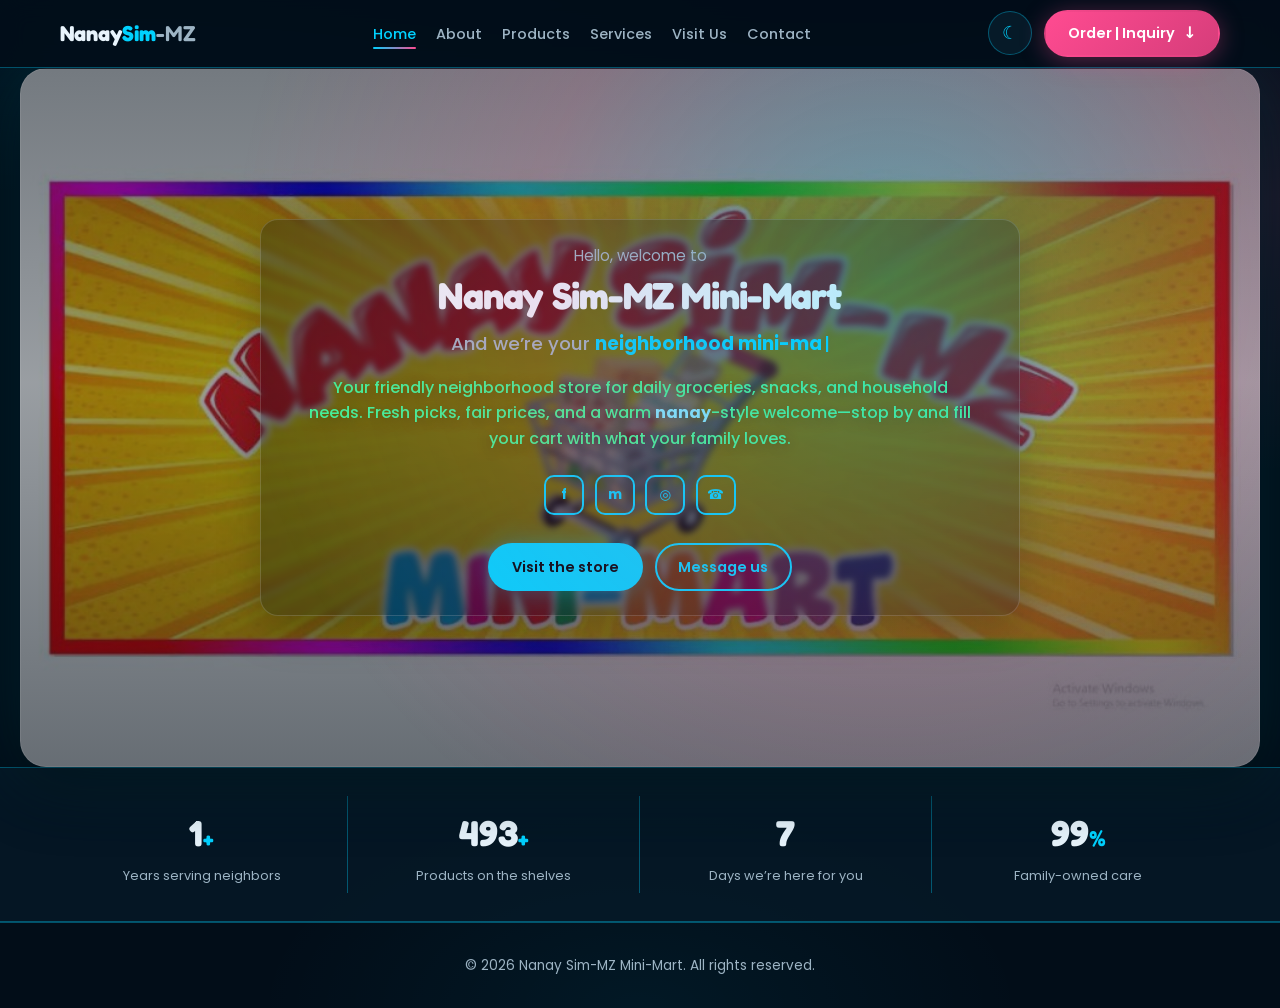
<file: index.html>
<!DOCTYPE html>
<html lang="en">
  <head>
    <meta charset="UTF-8" />
    <meta name="viewport" content="width=device-width, initial-scale=1.0" />
    <title>Nanay Sim-MZ Mini-Mart</title>
    <meta http-equiv="refresh" content="0; url=home.html" />
    <script>
      window.location.replace("home.html");
    </script>
  </head>
  <body>
    <p><a href="home.html">Continue to Nanay Sim-MZ Mini-Mart</a></p>
  </body>
</html>
</file>
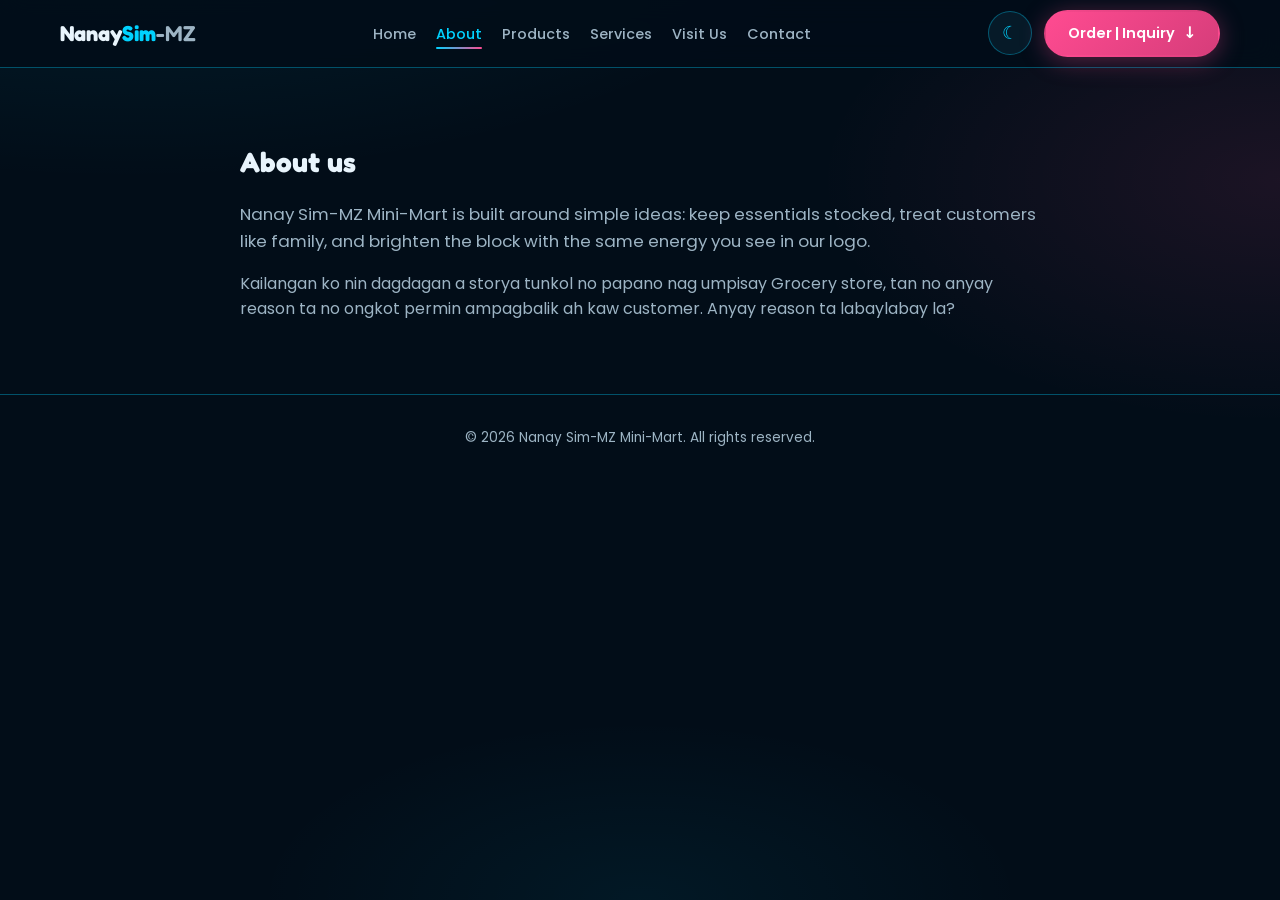
<file: about.html>
<!DOCTYPE html>
<html lang="en">
  <head>
    <meta charset="UTF-8" />
    <meta name="viewport" content="width=device-width, initial-scale=1.0" />
    <title>About — Nanay Sim-MZ Mini-Mart</title>
    <link rel="preconnect" href="https://fonts.googleapis.com" />
    <link rel="preconnect" href="https://fonts.gstatic.com" crossorigin />
    <link
      href="https://fonts.googleapis.com/css2?family=Fredoka:wght@400;600;700&family=Poppins:wght@400;500;600;700&display=swap"
      rel="stylesheet"
    />
    <link rel="stylesheet" href="styles.css" />
  </head>
  <body data-active-nav="about">
    <a class="skip-link" href="#main">Skip to content</a>

    <header class="site-header" id="top">
      <div class="header-inner">
        <a class="logo" href="home.html" aria-label="Nanay Sim-MZ Mini-Mart home">
          <span class="logo__nanay">Nanay</span><span class="logo__sim">Sim</span
          ><span class="logo__rest">-MZ</span>
        </a>

        <button
          type="button"
          class="nav-toggle"
          aria-expanded="false"
          aria-controls="site-nav"
          aria-label="Open menu"
        >
          <span class="nav-toggle__bar" aria-hidden="true"></span>
          <span class="nav-toggle__bar" aria-hidden="true"></span>
          <span class="nav-toggle__bar" aria-hidden="true"></span>
        </button>

        <nav class="nav" id="site-nav" aria-label="Primary">
          <ul class="nav__list">
            <li><a class="nav__link" href="home.html">Home</a></li>
            <li><a class="nav__link" href="about.html">About</a></li>
            <li><a class="nav__link" href="products.html">Products</a></li>
            <li><a class="nav__link" href="services.html">Services</a></li>
            <li><a class="nav__link" href="visit.html">Visit Us</a></li>
            <li><a class="nav__link" href="contact.html">Contact</a></li>
          </ul>
        </nav>

        <div class="header-actions">
          <button
            type="button"
            class="theme-toggle"
            id="theme-toggle"
            aria-pressed="false"
            aria-label="Toggle light mode"
            title="Toggle theme"
          >
            <span class="theme-toggle__icon theme-toggle__icon--moon" aria-hidden="true">☾</span>
            <span class="theme-toggle__icon theme-toggle__icon--sun" aria-hidden="true">☀</span>
          </button>
          <a class="btn btn--cv" href="contact.html">
            <span class="btn--cv__text">Order | Inquiry</span>
            <span class="btn--cv__icon" aria-hidden="true">↓</span>
          </a>
        </div>
      </div>
    </header>

    <main id="main">
      <section class="section section--about page-intro" id="about">
        <div class="section__inner">
          <h1 class="section__title">About us</h1>
          <p class="section__lead">
            Nanay Sim-MZ Mini-Mart is built around simple ideas: keep essentials stocked, treat
            customers like family, and brighten the block with the same energy you see in our logo.
          </p>
          <p>
            Kailangan ko nin dagdagan a storya tunkol no papano nag umpisay Grocery store, tan no anyay reason ta no ongkot permin ampagbalik ah kaw customer.
            Anyay reason ta labaylabay la?
          
          </p>
        </div>
      </section>
    </main>

    <footer class="site-footer">
      <p>© <span id="year"></span> Nanay Sim-MZ Mini-Mart. All rights reserved.</p>
    </footer>

    <button type="button" class="back-top" id="back-top" aria-label="Back to top">↑</button>

    <script src="script.js"></script>
  </body>
</html>
</file>
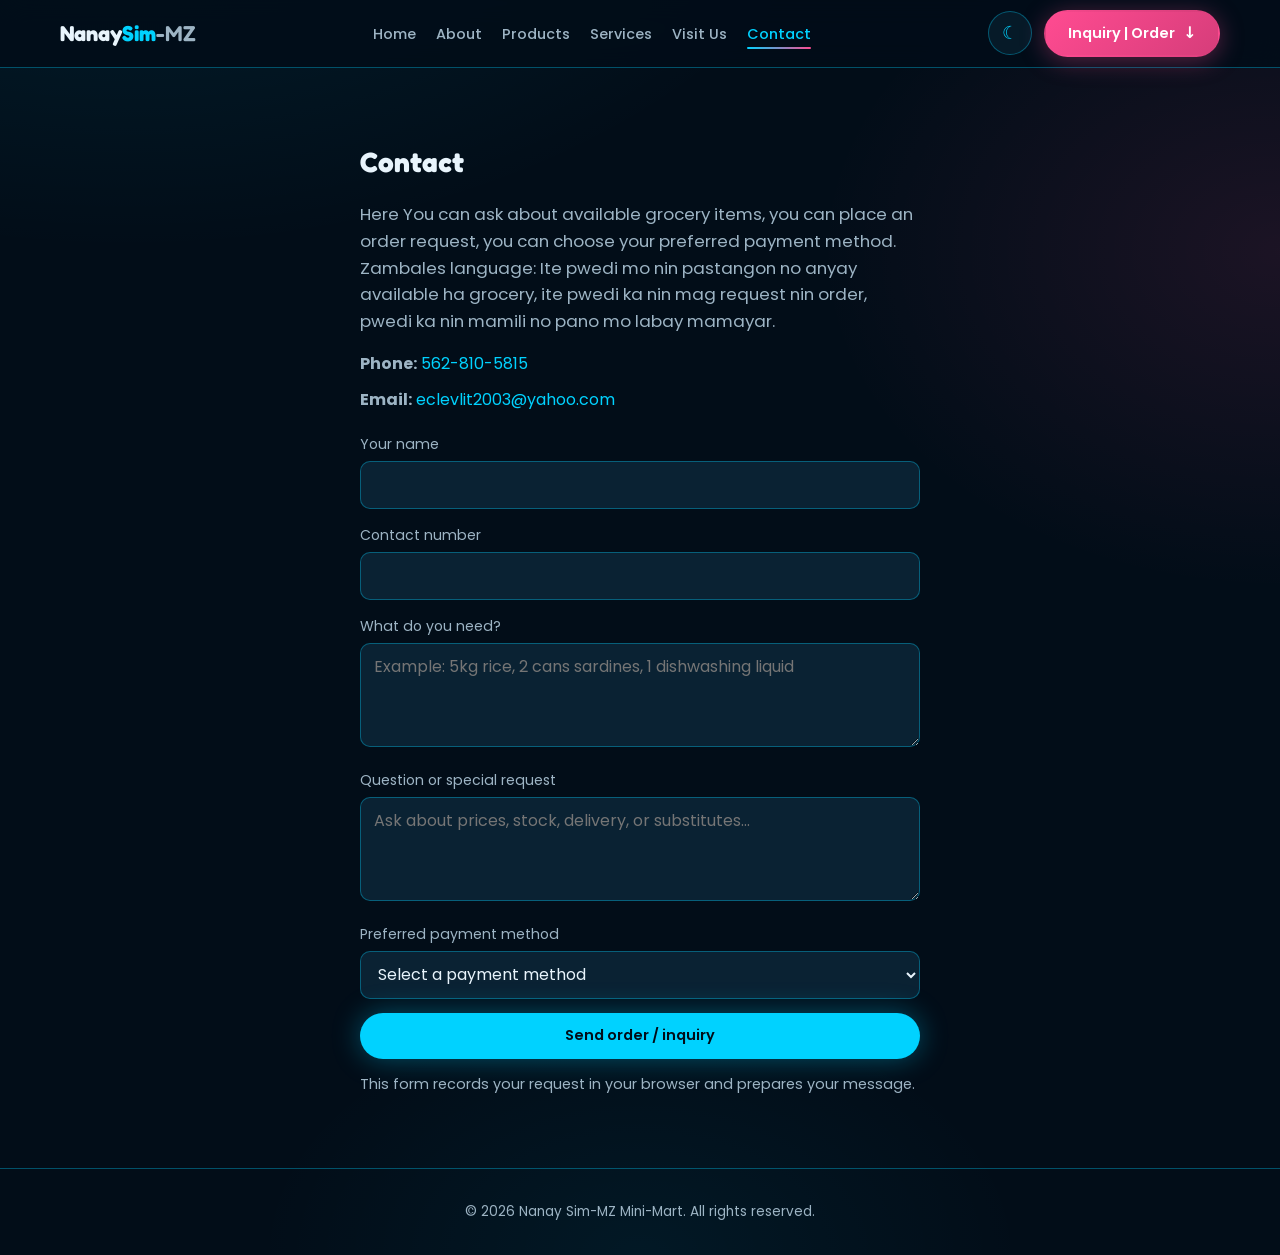
<file: contact.html>
<!DOCTYPE html>
<html lang="en">
  <head>
    <meta charset="UTF-8" />
    <meta name="viewport" content="width=device-width, initial-scale=1.0" />
    <title>Contact — Nanay Sim-MZ Mini-Mart</title>
    <link rel="preconnect" href="https://fonts.googleapis.com" />
    <link rel="preconnect" href="https://fonts.gstatic.com" crossorigin />
    <link
      href="https://fonts.googleapis.com/css2?family=Fredoka:wght@400;600;700&family=Poppins:wght@400;500;600;700&display=swap"
      rel="stylesheet"
    />
    <link rel="stylesheet" href="styles.css" />
  </head>
  <body data-active-nav="contact">
    <a class="skip-link" href="#main">Skip to content</a>

    <header class="site-header" id="top">
      <div class="header-inner">
        <a class="logo" href="home.html" aria-label="Nanay Sim-MZ Mini-Mart home">
          <span class="logo__nanay">Nanay</span><span class="logo__sim">Sim</span
          ><span class="logo__rest">-MZ</span>
        </a>

        <button
          type="button"
          class="nav-toggle"
          aria-expanded="false"
          aria-controls="site-nav"
          aria-label="Open menu"
        >
          <span class="nav-toggle__bar" aria-hidden="true"></span>
          <span class="nav-toggle__bar" aria-hidden="true"></span>
          <span class="nav-toggle__bar" aria-hidden="true"></span>
        </button>

        <nav class="nav" id="site-nav" aria-label="Primary">
          <ul class="nav__list">
            <li><a class="nav__link" href="home.html">Home</a></li>
            <li><a class="nav__link" href="about.html">About</a></li>
            <li><a class="nav__link" href="products.html">Products</a></li>
            <li><a class="nav__link" href="services.html">Services</a></li>
            <li><a class="nav__link" href="visit.html">Visit Us</a></li>
            <li><a class="nav__link" href="contact.html">Contact</a></li>
          </ul>
        </nav>

        <div class="header-actions">
          <button
            type="button"
            class="theme-toggle"
            id="theme-toggle"
            aria-pressed="false"
            aria-label="Toggle light mode"
            title="Toggle theme"
          >
            <span class="theme-toggle__icon theme-toggle__icon--moon" aria-hidden="true">☾</span>
            <span class="theme-toggle__icon theme-toggle__icon--sun" aria-hidden="true">☀</span>
          </button>
          <a class="btn btn--cv" href="contact.html">
            <span class="btn--cv__text">Inquiry | Order</span>
            <span class="btn--cv__icon" aria-hidden="true">↓</span>
          </a>
        </div>
      </div>
    </header>

    <main id="main">
      <section class="section page-intro" id="contact">
        <div class="section__inner section__inner--narrow">
          <h1 class="section__title">Contact</h1>
          <p class="section__lead">
            Here You can ask about available grocery items, you can place an order request, you can choose your preferred payment
            method. Zambales language: Ite pwedi mo nin pastangon no anyay available ha grocery, ite pwedi ka nin mag request nin order,
            pwedi ka nin mamili no pano mo labay mamayar.
          </p>
          <ul class="contact-list">
            <li><strong>Phone:</strong> <a href="tel:+639000000000">562-810-5815</a></li>
            <li><strong>Email:</strong> <a href="mailto:hello@example.com">eclevlit2003@yahoo.com</a></li>
          </ul>
          <form class="order-form" id="order-form" novalidate>
            <label class="field">
              <span class="field__label">Your name</span>
              <input class="field__input" type="text" name="name" required />
            </label>
            <label class="field">
              <span class="field__label">Contact number</span>
              <input class="field__input" type="tel" name="phone" required />
            </label>
            <label class="field">
              <span class="field__label">What do you need?</span>
              <textarea
                class="field__input field__input--textarea"
                name="items"
                placeholder="Example: 5kg rice, 2 cans sardines, 1 dishwashing liquid"
                required
              ></textarea>
            </label>
            <label class="field">
              <span class="field__label">Question or special request</span>
              <textarea
                class="field__input field__input--textarea"
                name="message"
                placeholder="Ask about prices, stock, delivery, or substitutes..."
              ></textarea>
            </label>
            <label class="field">
              <span class="field__label">Preferred payment method</span>
              <select class="field__input" name="payment" required>
                <option value="">Select a payment method</option>
                <option value="Zelle">Zelle</option>
                <option value="GCash">GCash</option>
                <option value="Maya">Maya</option>
                <option value="Bank transfer">Bank transfer</option>
                <option value="Cash on pickup">Cash on pickup</option>
                <option value="Cash on delivery">Cash on delivery</option>
              </select>
            </label>
            <button class="btn btn--primary" type="submit">Send order / inquiry</button>
            <p class="form-note" id="order-form-note" aria-live="polite">
              This form records your request in your browser and prepares your message.
            </p>
          </form>
        </div>
      </section>
    </main>

    <footer class="site-footer">
      <p>© <span id="year"></span> Nanay Sim-MZ Mini-Mart. All rights reserved.</p>
    </footer>

    <button type="button" class="back-top" id="back-top" aria-label="Back to top">↑</button>

    <script src="script.js"></script>
  </body>
</html>
</file>
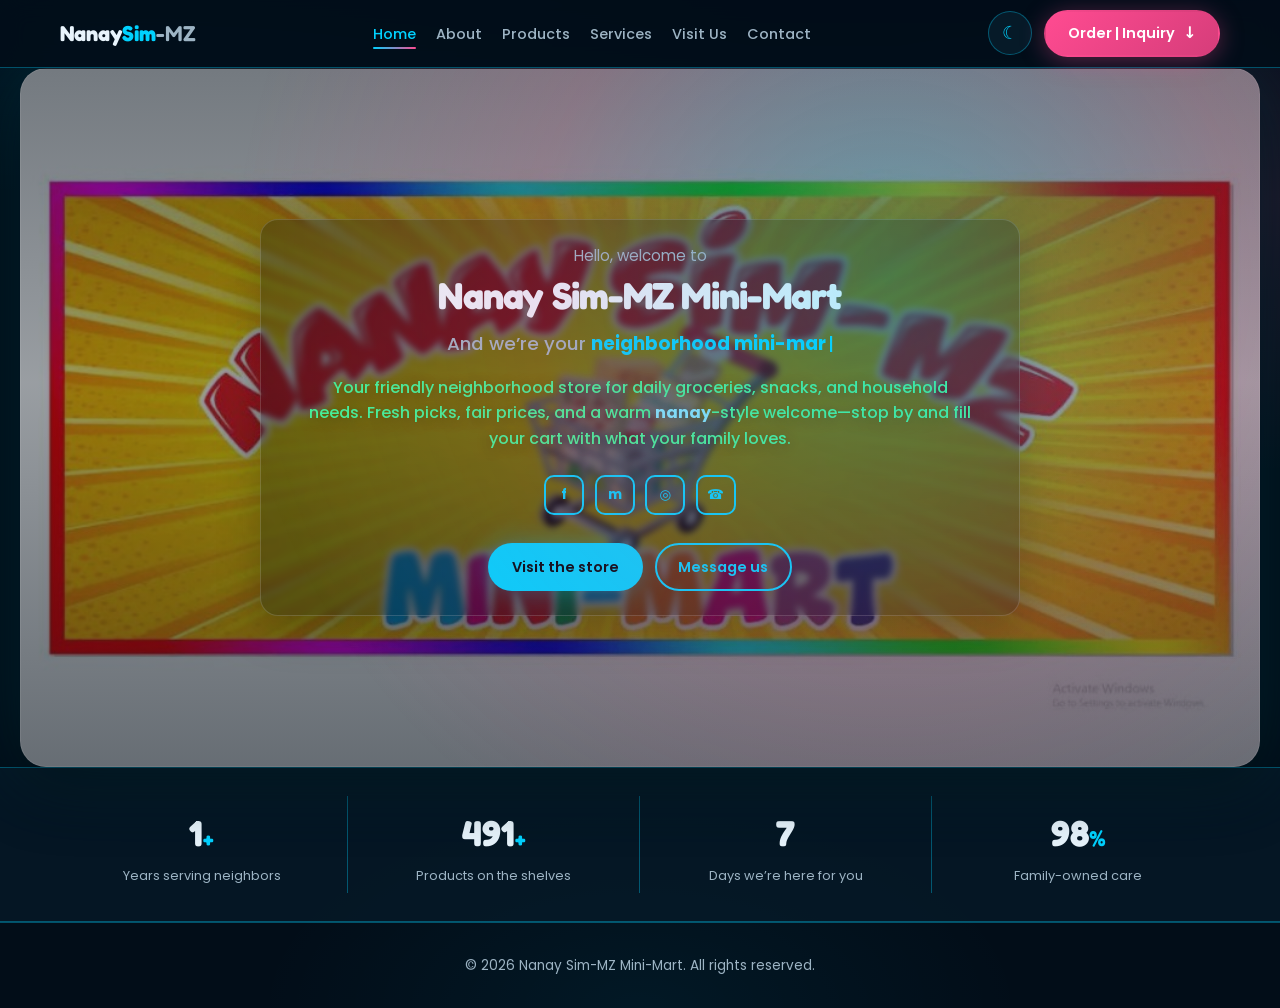
<file: home.html>
<!DOCTYPE html>
<html lang="en">
  <head>
    <meta charset="UTF-8" />
    <meta name="viewport" content="width=device-width, initial-scale=1.0" />
    <title>Home — Nanay Sim-MZ Mini-Mart</title>
    <link rel="preconnect" href="https://fonts.googleapis.com" />
    <link rel="preconnect" href="https://fonts.gstatic.com" crossorigin />
    <link
      href="https://fonts.googleapis.com/css2?family=Fredoka:wght@400;600;700&family=Poppins:wght@400;500;600;700&display=swap"
      rel="stylesheet"
    />
    <link rel="stylesheet" href="styles.css" />
  </head>
  <body data-active-nav="home">
    <a class="skip-link" href="#main">Skip to content</a>

    <header class="site-header" id="top">
      <div class="header-inner">
        <a class="logo" href="home.html" aria-label="Nanay Sim-MZ Mini-Mart home">
          <span class="logo__nanay">Nanay</span><span class="logo__sim">Sim</span
          ><span class="logo__rest">-MZ</span>
        </a>

        <button
          type="button"
          class="nav-toggle"
          aria-expanded="false"
          aria-controls="site-nav"
          aria-label="Open menu"
        >
          <span class="nav-toggle__bar" aria-hidden="true"></span>
          <span class="nav-toggle__bar" aria-hidden="true"></span>
          <span class="nav-toggle__bar" aria-hidden="true"></span>
        </button>

        <nav class="nav" id="site-nav" aria-label="Primary">
          <ul class="nav__list">
            <li><a class="nav__link" href="home.html">Home</a></li>
            <li><a class="nav__link" href="about.html">About</a></li>
            <li><a class="nav__link" href="products.html">Products</a></li>
            <li><a class="nav__link" href="services.html">Services</a></li>
            <li><a class="nav__link" href="visit.html">Visit Us</a></li>
            <li><a class="nav__link" href="contact.html">Contact</a></li>
          </ul>
        </nav>

        <div class="header-actions">
          <button
            type="button"
            class="theme-toggle"
            id="theme-toggle"
            aria-pressed="false"
            aria-label="Toggle light mode"
            title="Toggle theme"
          >
            <span class="theme-toggle__icon theme-toggle__icon--moon" aria-hidden="true">☾</span>
            <span class="theme-toggle__icon theme-toggle__icon--sun" aria-hidden="true">☀</span>
          </button>
          <a class="btn btn--cv" href="contact.html">
            <span class="btn--cv__text">Order | Inquiry</span>
            <span class="btn--cv__icon" aria-hidden="true">↓</span>
          </a>
        </div>
      </div>
    </header>

    <main id="main">
      <section class="hero" aria-labelledby="hero-heading">
        <div class="hero__grid">
          <div class="hero__content">
            <p class="hero__hello">Hello, welcome to</p>
            <h1 class="hero__title" id="hero-heading">Nanay Sim-MZ Mini-Mart</h1>
            <p class="hero__role">
              And we’re your
              <span class="hero__role-accent" id="typed-text" aria-live="polite"></span
              ><span class="hero__cursor" id="typed-cursor" aria-hidden="true">|</span>
            </p>
            <p class="hero__bio">
              Your friendly neighborhood store for daily groceries, snacks, and household needs.
              Fresh picks, fair prices, and a warm <em>nanay</em>-style welcome—stop by and fill your
              cart with what your family loves.
            </p>
            <ul class="social" aria-label="Social links">
              <li>
                <a class="social__link" href="#" aria-label="Facebook">f</a>
              </li>
              <li>
                <a class="social__link" href="#" aria-label="Messenger">m</a>
              </li>
              <li>
                <a class="social__link" href="#" aria-label="Instagram">◎</a>
              </li>
              <li>
                <a class="social__link" href="#" aria-label="Phone">☎</a>
              </li>
            </ul>
            <div class="hero__cta">
              <a class="btn btn--primary" href="visit.html">Visit the store</a>
              <a class="btn btn--outline" href="contact.html">Message us</a>
            </div>
          </div>
        </div>
      </section>

      <section class="stats" aria-label="Store highlights">
        <div class="stats__inner">
          <div class="stats__item">
            <span class="stats__num" data-target="1">0</span><span class="stats__suffix">+</span>
            <span class="stats__label">Years serving neighbors</span>
          </div>
          <div class="stats__item">
            <span class="stats__num" data-target="500">0</span><span class="stats__suffix">+</span>
            <span class="stats__label">Products on the shelves</span>
          </div>
          <div class="stats__item">
            <span class="stats__num" data-target="7">0</span>
            <span class="stats__label">Days we’re here for you</span>
          </div>
          <div class="stats__item">
            <span class="stats__num" data-target="100">0</span><span class="stats__suffix">%</span>
            <span class="stats__label">Family-owned care</span>
          </div>
        </div>
      </section>
    </main>

    <footer class="site-footer">
      <p>© <span id="year"></span> Nanay Sim-MZ Mini-Mart. All rights reserved.</p>
    </footer>

    <button type="button" class="back-top" id="back-top" aria-label="Back to top">↑</button>

    <script src="script.js"></script>
  </body>
</html>
</file>
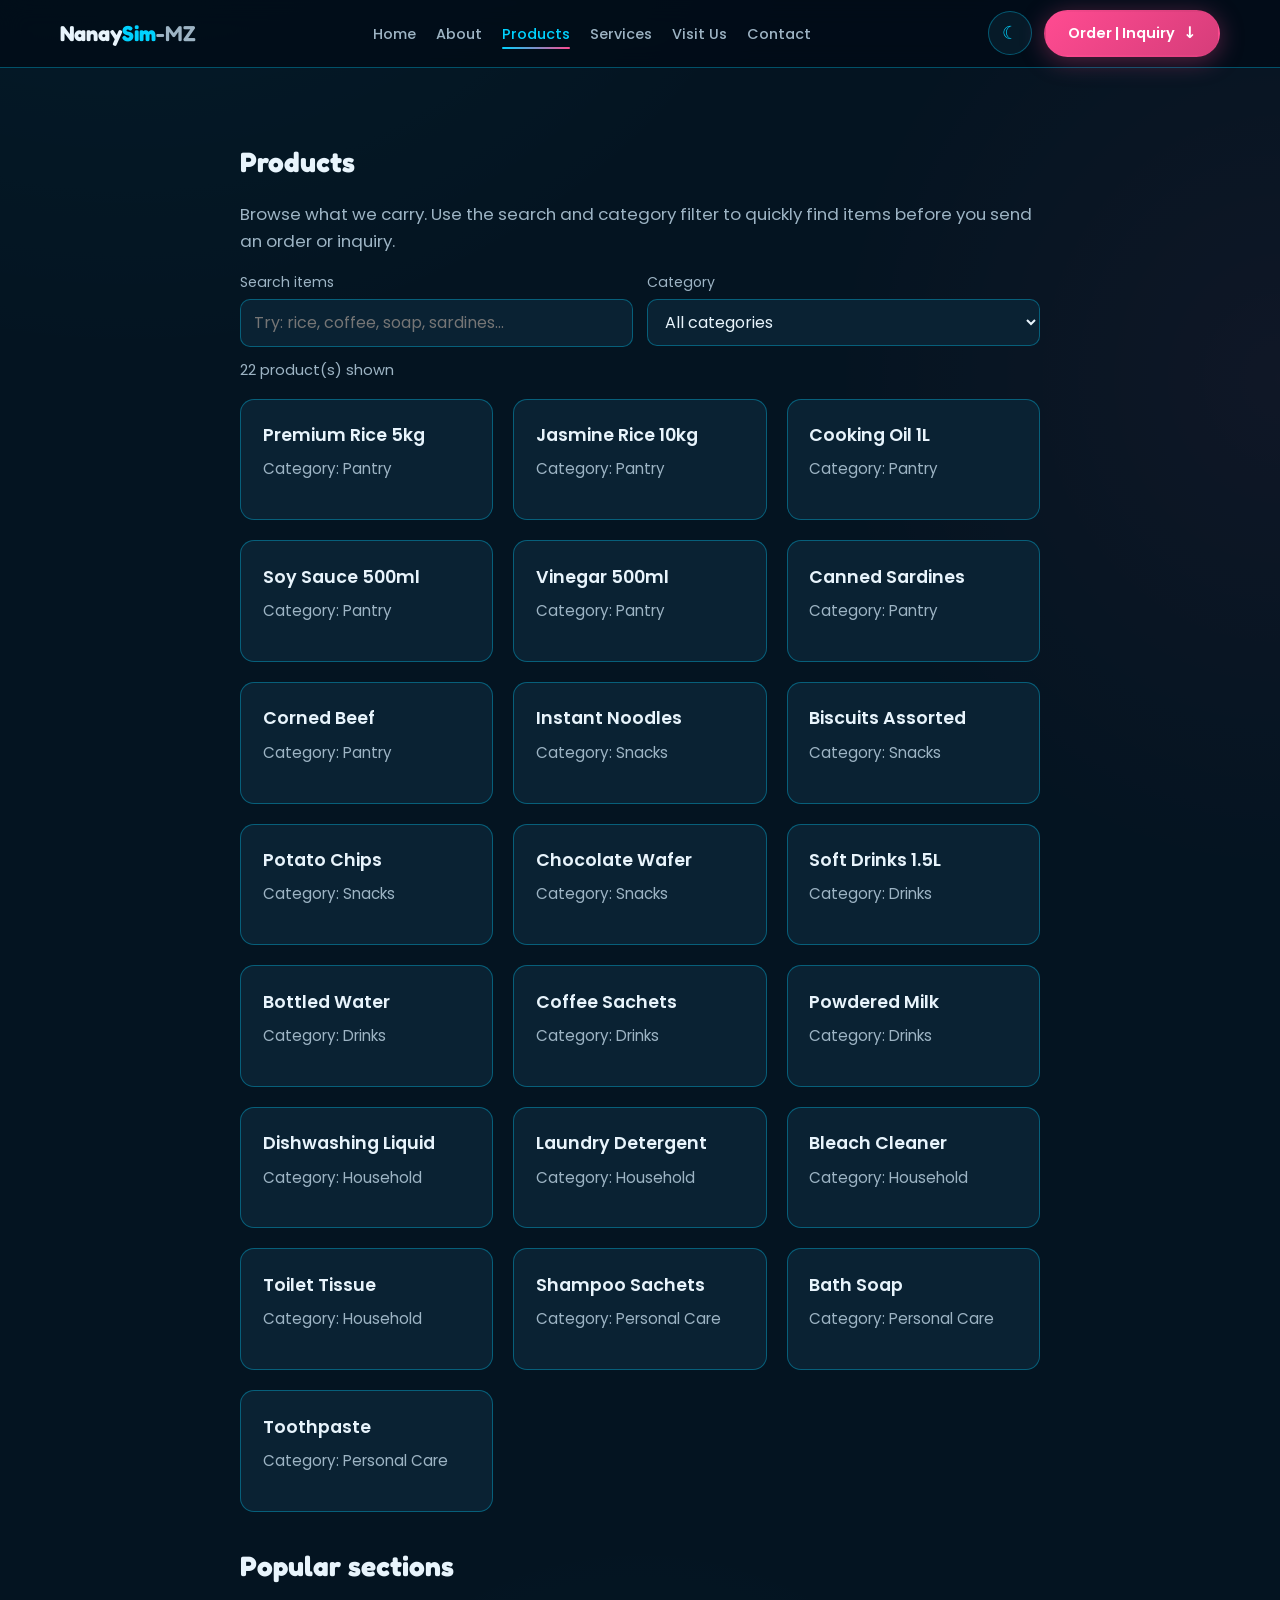
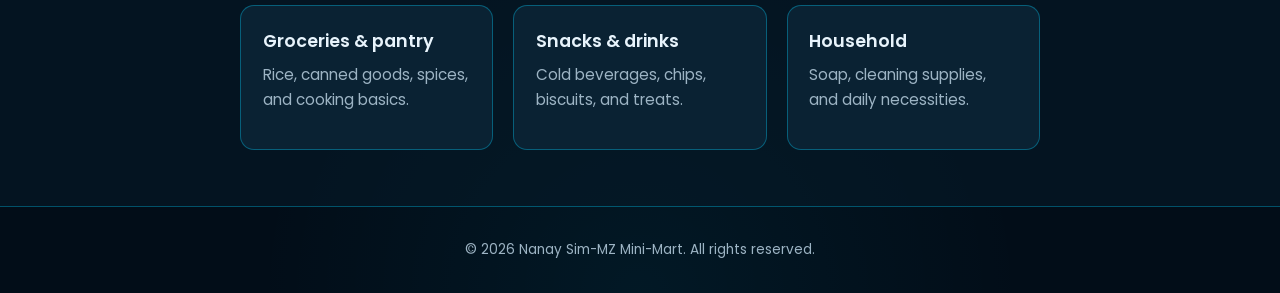
<file: products.html>
<!DOCTYPE html>
<html lang="en">
  <head>
    <meta charset="UTF-8" />
    <meta name="viewport" content="width=device-width, initial-scale=1.0" />
    <title>Products — Nanay Sim-MZ Mini-Mart</title>
    <link rel="preconnect" href="https://fonts.googleapis.com" />
    <link rel="preconnect" href="https://fonts.gstatic.com" crossorigin />
    <link
      href="https://fonts.googleapis.com/css2?family=Fredoka:wght@400;600;700&family=Poppins:wght@400;500;600;700&display=swap"
      rel="stylesheet"
    />
    <link rel="stylesheet" href="styles.css" />
  </head>
  <body data-active-nav="products">
    <a class="skip-link" href="#main">Skip to content</a>

    <header class="site-header" id="top">
      <div class="header-inner">
        <a class="logo" href="home.html" aria-label="Nanay Sim-MZ Mini-Mart home">
          <span class="logo__nanay">Nanay</span><span class="logo__sim">Sim</span
          ><span class="logo__rest">-MZ</span>
        </a>

        <button
          type="button"
          class="nav-toggle"
          aria-expanded="false"
          aria-controls="site-nav"
          aria-label="Open menu"
        >
          <span class="nav-toggle__bar" aria-hidden="true"></span>
          <span class="nav-toggle__bar" aria-hidden="true"></span>
          <span class="nav-toggle__bar" aria-hidden="true"></span>
        </button>

        <nav class="nav" id="site-nav" aria-label="Primary">
          <ul class="nav__list">
            <li><a class="nav__link" href="home.html">Home</a></li>
            <li><a class="nav__link" href="about.html">About</a></li>
            <li><a class="nav__link" href="products.html">Products</a></li>
            <li><a class="nav__link" href="services.html">Services</a></li>
            <li><a class="nav__link" href="visit.html">Visit Us</a></li>
            <li><a class="nav__link" href="contact.html">Contact</a></li>
          </ul>
        </nav>

        <div class="header-actions">
          <button
            type="button"
            class="theme-toggle"
            id="theme-toggle"
            aria-pressed="false"
            aria-label="Toggle light mode"
            title="Toggle theme"
          >
            <span class="theme-toggle__icon theme-toggle__icon--moon" aria-hidden="true">☾</span>
            <span class="theme-toggle__icon theme-toggle__icon--sun" aria-hidden="true">☀</span>
          </button>
          <a class="btn btn--cv" href="contact.html">
            <span class="btn--cv__text">Order | Inquiry</span>
            <span class="btn--cv__icon" aria-hidden="true">↓</span>
          </a>
        </div>
      </div>
    </header>

    <main id="main">
      <section class="section section--alt page-intro" id="products">
        <div class="section__inner">
          <h1 class="section__title">Products</h1>
          <p class="section__lead">
            Browse what we carry. Use the search and category filter to quickly find items before you
            send an order or inquiry.
          </p>
          <div class="catalog-controls">
            <label class="field">
              <span class="field__label">Search items</span>
              <input
                class="field__input"
                id="catalog-search"
                type="search"
                placeholder="Try: rice, coffee, soap, sardines..."
              />
            </label>
            <label class="field">
              <span class="field__label">Category</span>
              <select class="field__input" id="catalog-category">
                <option value="all">All categories</option>
                <option value="Pantry">Pantry</option>
                <option value="Snacks">Snacks</option>
                <option value="Drinks">Drinks</option>
                <option value="Household">Household</option>
                <option value="Personal Care">Personal Care</option>
              </select>
            </label>
          </div>
          <p class="catalog-count" id="catalog-count" aria-live="polite"></p>
          <ul class="card-grid card-grid--catalog" id="catalog-list">
            <li class="card">
              <h3 class="card__title">Loading products...</h3>
              <p class="card__text">Please wait while we prepare the catalog.</p>
            </li>
          </ul>
          <h2 class="section__title section__title--sub">Popular sections</h2>
          <ul class="card-grid">
            <li class="card">
              <h3 class="card__title">Groceries &amp; pantry</h3>
              <p class="card__text">Rice, canned goods, spices, and cooking basics.</p>
            </li>
            <li class="card">
              <h3 class="card__title">Snacks &amp; drinks</h3>
              <p class="card__text">Cold beverages, chips, biscuits, and treats.</p>
            </li>
            <li class="card">
              <h3 class="card__title">Household</h3>
              <p class="card__text">Soap, cleaning supplies, and daily necessities.</p>
            </li>
          </ul>
        </div>
      </section>
    </main>

    <footer class="site-footer">
      <p>© <span id="year"></span> Nanay Sim-MZ Mini-Mart. All rights reserved.</p>
    </footer>

    <button type="button" class="back-top" id="back-top" aria-label="Back to top">↑</button>

    <script src="script.js"></script>
  </body>
</html>
</file>
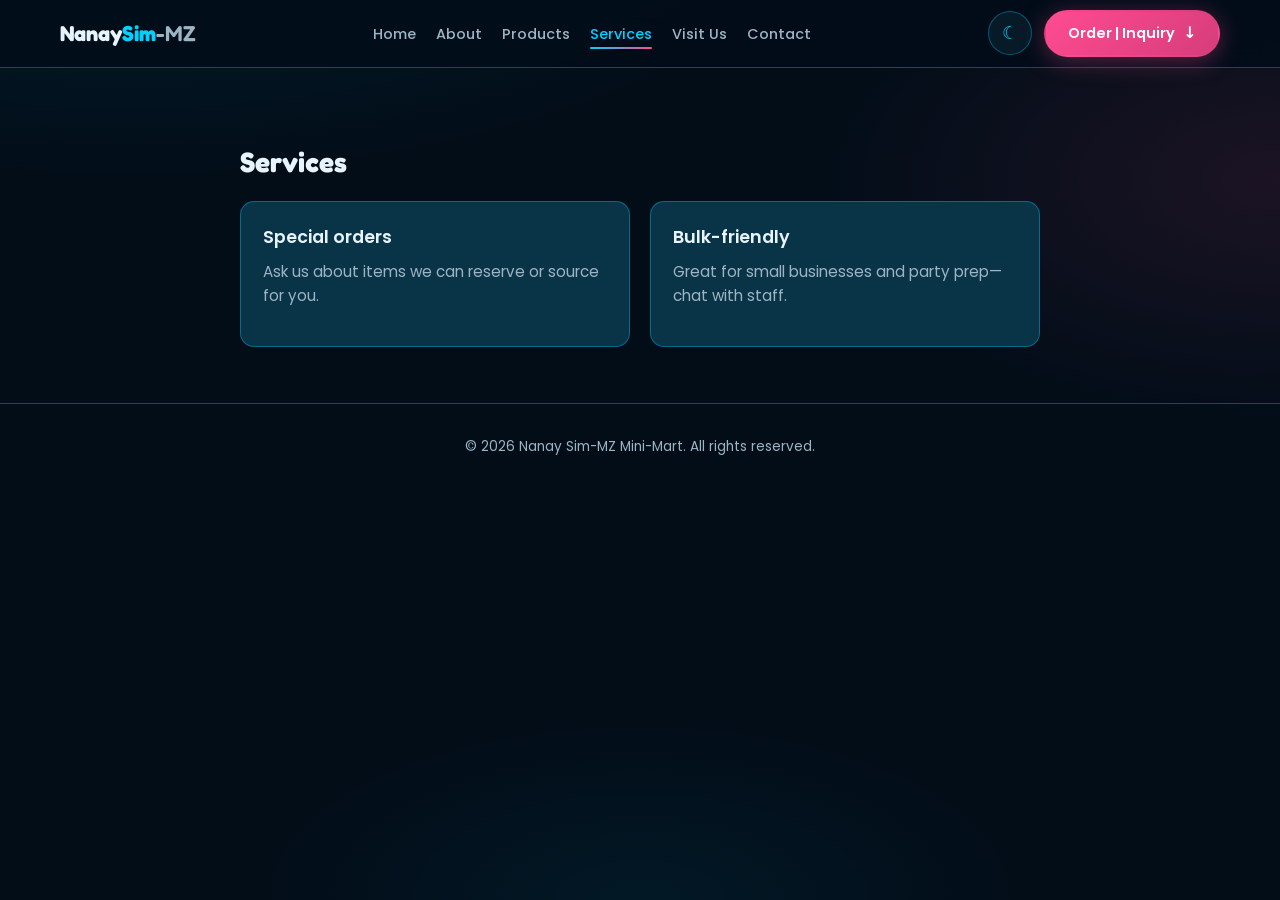
<file: services.html>
<!DOCTYPE html>
<html lang="en">
  <head>
    <meta charset="UTF-8" />
    <meta name="viewport" content="width=device-width, initial-scale=1.0" />
    <title>Services — Nanay Sim-MZ Mini-Mart</title>
    <link rel="preconnect" href="https://fonts.googleapis.com" />
    <link rel="preconnect" href="https://fonts.gstatic.com" crossorigin />
    <link
      href="https://fonts.googleapis.com/css2?family=Fredoka:wght@400;600;700&family=Poppins:wght@400;500;600;700&display=swap"
      rel="stylesheet"
    />
    <link rel="stylesheet" href="styles.css" />
  </head>
  <body data-active-nav="services">
    <a class="skip-link" href="#main">Skip to content</a>

    <header class="site-header" id="top">
      <div class="header-inner">
        <a class="logo" href="home.html" aria-label="Nanay Sim-MZ Mini-Mart home">
          <span class="logo__nanay">Nanay</span><span class="logo__sim">Sim</span
          ><span class="logo__rest">-MZ</span>
        </a>

        <button
          type="button"
          class="nav-toggle"
          aria-expanded="false"
          aria-controls="site-nav"
          aria-label="Open menu"
        >
          <span class="nav-toggle__bar" aria-hidden="true"></span>
          <span class="nav-toggle__bar" aria-hidden="true"></span>
          <span class="nav-toggle__bar" aria-hidden="true"></span>
        </button>

        <nav class="nav" id="site-nav" aria-label="Primary">
          <ul class="nav__list">
            <li><a class="nav__link" href="home.html">Home</a></li>
            <li><a class="nav__link" href="about.html">About</a></li>
            <li><a class="nav__link" href="products.html">Products</a></li>
            <li><a class="nav__link" href="services.html">Services</a></li>
            <li><a class="nav__link" href="visit.html">Visit Us</a></li>
            <li><a class="nav__link" href="contact.html">Contact</a></li>
          </ul>
        </nav>

        <div class="header-actions">
          <button
            type="button"
            class="theme-toggle"
            id="theme-toggle"
            aria-pressed="false"
            aria-label="Toggle light mode"
            title="Toggle theme"
          >
            <span class="theme-toggle__icon theme-toggle__icon--moon" aria-hidden="true">☾</span>
            <span class="theme-toggle__icon theme-toggle__icon--sun" aria-hidden="true">☀</span>
          </button>
          <a class="btn btn--cv" href="contact.html">
            <span class="btn--cv__text">Order | Inquiry</span>
            <span class="btn--cv__icon" aria-hidden="true">↓</span>
          </a>
        </div>
      </div>
    </header>

    <main id="main">
      <section class="section page-intro" id="services">
        <div class="section__inner">
          <h1 class="section__title">Services</h1>
          <ul class="card-grid card-grid--2">
            <li class="card card--soft">
              <h3 class="card__title">Special orders</h3>
              <p class="card__text">Ask us about items we can reserve or source for you.</p>
            </li>
            <li class="card card--soft">
              <h3 class="card__title">Bulk-friendly</h3>
              <p class="card__text">Great for small businesses and party prep—chat with staff.</p>
            </li>
          </ul>
        </div>
      </section>
    </main>

    <footer class="site-footer">
      <p>© <span id="year"></span> Nanay Sim-MZ Mini-Mart. All rights reserved.</p>
    </footer>

    <button type="button" class="back-top" id="back-top" aria-label="Back to top">↑</button>

    <script src="script.js"></script>
  </body>
</html>
</file>
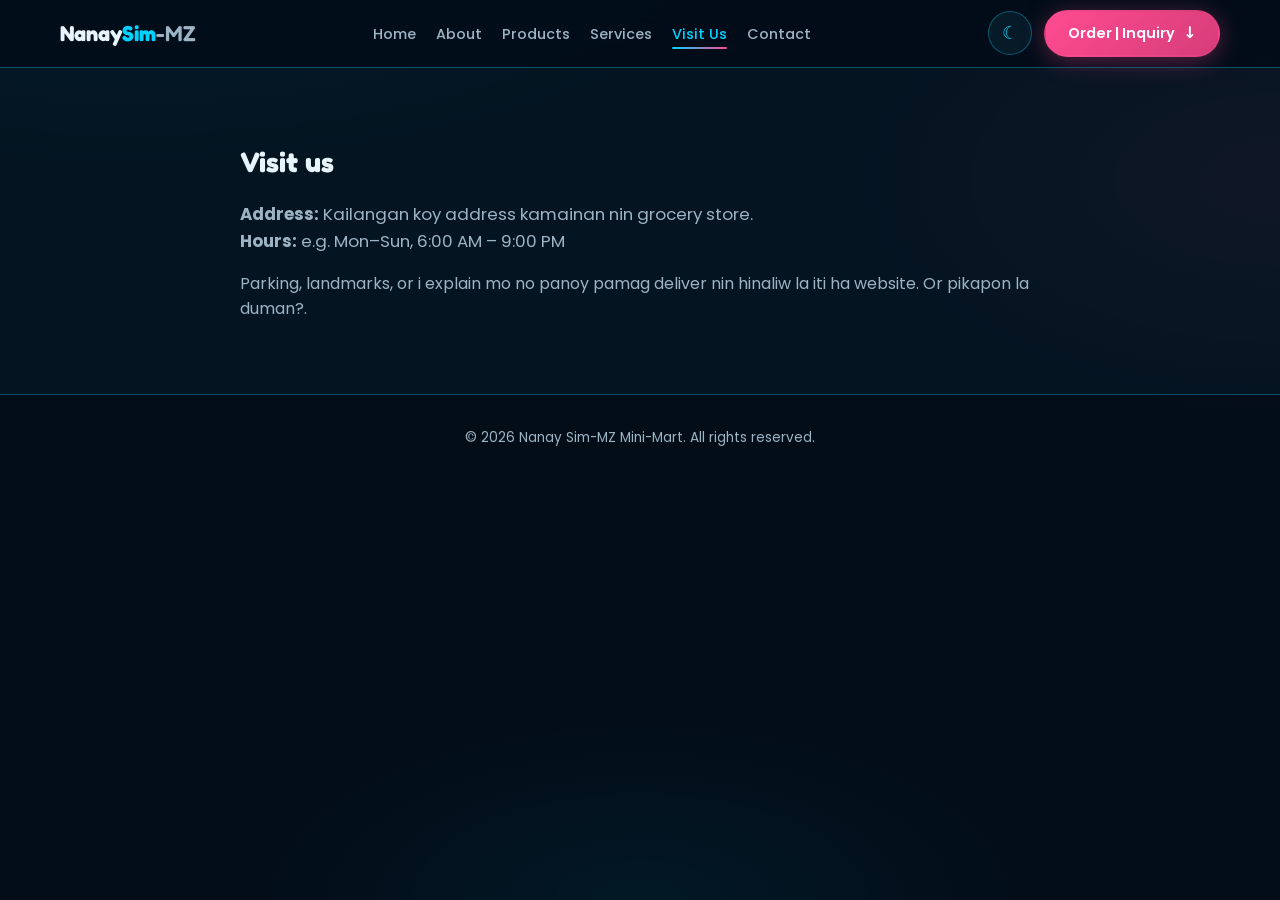
<file: visit.html>
<!DOCTYPE html>
<html lang="en">
  <head>
    <meta charset="UTF-8" />
    <meta name="viewport" content="width=device-width, initial-scale=1.0" />
    <title>Visit us — Nanay Sim-MZ Mini-Mart</title>
    <link rel="preconnect" href="https://fonts.googleapis.com" />
    <link rel="preconnect" href="https://fonts.gstatic.com" crossorigin />
    <link
      href="https://fonts.googleapis.com/css2?family=Fredoka:wght@400;600;700&family=Poppins:wght@400;500;600;700&display=swap"
      rel="stylesheet"
    />
    <link rel="stylesheet" href="styles.css" />
  </head>
  <body data-active-nav="visit">
    <a class="skip-link" href="#main">Skip to content</a>

    <header class="site-header" id="top">
      <div class="header-inner">
        <a class="logo" href="home.html" aria-label="Nanay Sim-MZ Mini-Mart home">
          <span class="logo__nanay">Nanay</span><span class="logo__sim">Sim</span
          ><span class="logo__rest">-MZ</span>
        </a>

        <button
          type="button"
          class="nav-toggle"
          aria-expanded="false"
          aria-controls="site-nav"
          aria-label="Open menu"
        >
          <span class="nav-toggle__bar" aria-hidden="true"></span>
          <span class="nav-toggle__bar" aria-hidden="true"></span>
          <span class="nav-toggle__bar" aria-hidden="true"></span>
        </button>

        <nav class="nav" id="site-nav" aria-label="Primary">
          <ul class="nav__list">
            <li><a class="nav__link" href="home.html">Home</a></li>
            <li><a class="nav__link" href="about.html">About</a></li>
            <li><a class="nav__link" href="products.html">Products</a></li>
            <li><a class="nav__link" href="services.html">Services</a></li>
            <li><a class="nav__link" href="visit.html">Visit Us</a></li>
            <li><a class="nav__link" href="contact.html">Contact</a></li>
          </ul>
        </nav>

        <div class="header-actions">
          <button
            type="button"
            class="theme-toggle"
            id="theme-toggle"
            aria-pressed="false"
            aria-label="Toggle light mode"
            title="Toggle theme"
          >
            <span class="theme-toggle__icon theme-toggle__icon--moon" aria-hidden="true">☾</span>
            <span class="theme-toggle__icon theme-toggle__icon--sun" aria-hidden="true">☀</span>
          </button>
          <a class="btn btn--cv" href="contact.html">
            <span class="btn--cv__text">Order | Inquiry</span>
            <span class="btn--cv__icon" aria-hidden="true">↓</span>
          </a>
        </div>
      </div>
    </header>

    <main id="main">
      <section class="section section--alt page-intro" id="visit">
        <div class="section__inner">
          <h1 class="section__title">Visit us</h1>
          <p class="section__lead">
            <strong>Address:</strong> Kailangan koy address kamainan nin grocery store.<br />
            <strong>Hours:</strong> e.g. Mon–Sun, 6:00 AM – 9:00 PM
          </p>
          <p>Parking, landmarks, or i explain mo no panoy pamag deliver nin hinaliw la iti ha website. Or pikapon la duman?.</p>
        </div>
      </section>
    </main>

    <footer class="site-footer">
      <p>© <span id="year"></span> Nanay Sim-MZ Mini-Mart. All rights reserved.</p>
    </footer>

    <button type="button" class="back-top" id="back-top" aria-label="Back to top">↑</button>

    <script src="script.js"></script>
  </body>
</html>
</file>
<file: styles.css>
/* Nanay Sim-MZ Mini-Mart — landing page */

:root {
  --bg-deep: #020d18;
  --bg-elevated: #061a28;
  --bg-card: #0a2233;
  --text: #e8f4fc;
  --text-muted: #9db4c4;
  --cyan: #00d2ff;
  --cyan-dim: rgba(0, 210, 255, 0.35);
  --pink: #ff4b91;
  --pink-deep: #d63d7a;
  --header-h: 4.25rem;
  --font-body: "Poppins", system-ui, sans-serif;
  --font-display: "Fredoka", "Poppins", system-ui, sans-serif;
  --radius: 14px;
  --transition: 0.35s cubic-bezier(0.22, 1, 0.36, 1);
}

body.theme-light {
  --bg-deep: #f4f8fb;
  --bg-elevated: #ffffff;
  --bg-card: #eef6fa;
  --text: #0a1a24;
  --text-muted: #4a6678;
  --cyan: #0090b3;
  --cyan-dim: rgba(0, 144, 179, 0.25);
  --pink: #e0206a;
  --pink-deep: #b81856;
}

*,
*::before,
*::after {
  box-sizing: border-box;
}

html {
  scroll-behavior: smooth;
}

body {
  margin: 0;
  min-height: 100vh;
  font-family: var(--font-body);
  font-size: 1rem;
  line-height: 1.6;
  color: var(--text);
  background: var(--bg-deep);
  background-image:
    radial-gradient(ellipse 120% 80% at 10% -20%, rgba(0, 210, 255, 0.12), transparent 50%),
    radial-gradient(ellipse 80% 60% at 100% 20%, rgba(255, 75, 145, 0.1), transparent 45%),
    radial-gradient(ellipse 60% 40% at 50% 100%, rgba(0, 210, 255, 0.06), transparent 50%);
  transition: background-color var(--transition), color var(--transition);
}

body.theme-light {
  background-image:
    radial-gradient(ellipse 100% 70% at 20% 0%, rgba(255, 214, 10, 0.2), transparent 55%),
    radial-gradient(ellipse 80% 50% at 100% 30%, rgba(0, 210, 255, 0.12), transparent 50%);
}

img {
  max-width: 100%;
  height: auto;
  display: block;
}

a {
  color: var(--cyan);
  text-decoration: none;
}

a:hover {
  text-decoration: underline;
}

.skip-link {
  position: absolute;
  left: -9999px;
  top: 0;
  z-index: 1000;
  padding: 0.75rem 1.25rem;
  background: var(--cyan);
  color: var(--bg-deep);
  font-weight: 600;
}

.skip-link:focus {
  left: 1rem;
  top: 1rem;
}

/* Header */

.site-header {
  position: sticky;
  top: 0;
  z-index: 100;
  height: var(--header-h);
  background: color-mix(in srgb, var(--bg-deep) 88%, transparent);
  backdrop-filter: blur(12px);
  border-bottom: 1px solid var(--cyan-dim);
  transition: background var(--transition), border-color var(--transition);
}

body.theme-light .site-header {
  background: color-mix(in srgb, #ffffff 92%, transparent);
}

.header-inner {
  max-width: 1200px;
  margin: 0 auto;
  padding: 0 1.25rem;
  height: 100%;
  display: flex;
  align-items: center;
  gap: 1rem;
}

.logo {
  font-family: var(--font-display);
  font-weight: 700;
  font-size: 1.35rem;
  text-decoration: none;
  color: var(--text);
  flex-shrink: 0;
}

.logo:hover {
  text-decoration: none;
}

.logo__nanay {
  color: var(--text);
}

.logo__sim {
  color: var(--cyan);
}

.logo__rest {
  color: var(--text-muted);
  font-weight: 600;
}

.nav-toggle {
  display: none;
  flex-direction: column;
  justify-content: center;
  gap: 5px;
  width: 2.75rem;
  height: 2.75rem;
  padding: 0;
  margin-left: auto;
  border: 1px solid var(--cyan-dim);
  border-radius: 10px;
  background: var(--bg-elevated);
  cursor: pointer;
}

.nav-toggle__bar {
  display: block;
  width: 1.25rem;
  height: 2px;
  margin: 0 auto;
  background: var(--cyan);
  border-radius: 1px;
  transition: transform var(--transition), opacity var(--transition);
}

.nav-toggle[aria-expanded="true"] .nav-toggle__bar:nth-child(1) {
  transform: translateY(7px) rotate(45deg);
}

.nav-toggle[aria-expanded="true"] .nav-toggle__bar:nth-child(2) {
  opacity: 0;
}

.nav-toggle[aria-expanded="true"] .nav-toggle__bar:nth-child(3) {
  transform: translateY(-7px) rotate(-45deg);
}

.nav {
  flex: 1;
  display: flex;
  justify-content: center;
}

.nav__list {
  list-style: none;
  margin: 0;
  padding: 0;
  display: flex;
  flex-wrap: wrap;
  gap: 0.25rem 1.25rem;
  justify-content: center;
}

.nav__link {
  color: var(--text-muted);
  font-weight: 500;
  font-size: 0.9rem;
  text-decoration: none;
  padding: 0.35rem 0;
  position: relative;
  transition: color var(--transition);
}

.nav__link:hover,
.nav__link:focus-visible {
  color: var(--text);
  text-decoration: none;
}

.nav__link.is-active {
  color: var(--cyan);
}

.nav__link.is-active::after {
  content: "";
  position: absolute;
  left: 0;
  right: 0;
  bottom: 0;
  height: 2px;
  background: linear-gradient(90deg, var(--cyan), var(--pink));
  border-radius: 2px;
}

.header-actions {
  display: flex;
  align-items: center;
  gap: 0.75rem;
  flex-shrink: 0;
}

.theme-toggle {
  width: 2.75rem;
  height: 2.75rem;
  border-radius: 50%;
  border: 1px solid var(--cyan-dim);
  background: var(--bg-elevated);
  cursor: pointer;
  display: grid;
  place-items: center;
  color: var(--cyan);
  font-size: 1.15rem;
  transition: box-shadow var(--transition), transform 0.2s ease;
}

.theme-toggle:hover {
  box-shadow: 0 0 20px var(--cyan-dim);
}

.theme-toggle__icon--sun {
  display: none;
}

body.theme-light .theme-toggle__icon--moon {
  display: none;
}

body.theme-light .theme-toggle__icon--sun {
  display: block;
}

.btn {
  display: inline-flex;
  align-items: center;
  justify-content: center;
  gap: 0.5rem;
  padding: 0.65rem 1.35rem;
  border-radius: 999px;
  font-family: var(--font-body);
  font-weight: 600;
  font-size: 0.9rem;
  text-decoration: none;
  border: 2px solid transparent;
  cursor: pointer;
  transition: transform 0.2s ease, box-shadow var(--transition), background var(--transition);
}

.btn:hover {
  text-decoration: none;
  transform: translateY(-1px);
}

.btn--cv {
  background: linear-gradient(135deg, var(--pink), var(--pink-deep));
  color: #fff;
  box-shadow: 0 4px 24px rgba(255, 75, 145, 0.35);
}

.btn--cv:hover {
  box-shadow: 0 6px 32px rgba(255, 75, 145, 0.45);
}

.btn--cv__icon {
  font-size: 1rem;
  line-height: 1;
}

.btn--primary {
  background: var(--cyan);
  color: var(--bg-deep);
  box-shadow: 0 0 28px var(--cyan-dim);
}

.btn--outline {
  background: transparent;
  border-color: var(--cyan);
  color: var(--cyan);
}

/* Hero */

.hero {
  position: relative;
  padding: clamp(4.5rem, 7vw, 6.5rem) 1.25rem;
  max-width: 1240px;
  margin: 0 auto;
  min-height: clamp(440px, 70vh, 620px);
  border-radius: 26px;
  overflow: hidden;
  background-image:
    linear-gradient(180deg, rgba(2, 13, 24, 0.46) 0%, rgba(2, 13, 24, 0.36) 45%, rgba(2, 13, 24, 0.52) 100%),
    url("assets/hero-minimart.png");
  background-size: cover, 118%;
  background-position: center, center;
  background-repeat: no-repeat;
  box-shadow:
    inset 0 0 0 1px rgba(255, 255, 255, 0.08),
    0 24px 60px rgba(0, 0, 0, 0.45),
    0 0 80px rgba(0, 210, 255, 0.16);
  transition: background-size 0.8s cubic-bezier(0.22, 1, 0.36, 1),
    background-position 0.8s cubic-bezier(0.22, 1, 0.36, 1);
}

body[data-active-nav="home"] .hero {
  background-image:
    linear-gradient(180deg, rgba(2, 13, 24, 0.55) 0%, rgba(2, 13, 24, 0.4) 45%, rgba(2, 13, 24, 0.6) 100%),
    url("assets/nanay-sim-mz.png");
  background-size: cover, contain;
  background-position: center, center;
}

.hero__grid {
  position: relative;
  z-index: 1;
  max-width: 760px;
  min-height: clamp(360px, 58vh, 520px);
  margin: 0 auto;
  display: grid;
  align-items: center;
  text-align: center;
}

.hero::after {
  content: "";
  position: absolute;
  inset: 0;
  background: radial-gradient(
    circle at 70% 30%,
    rgba(0, 210, 255, 0.23) 0%,
    rgba(255, 75, 145, 0.12) 36%,
    transparent 66%
  );
  z-index: 1;
  pointer-events: none;
}

.hero__content {
  animation: fade-up 0.8s ease 0.15s both;
  padding: clamp(1rem, 2.2vw, 1.5rem);
  border-radius: 18px;
  background: rgba(2, 13, 24, 0.28);
  backdrop-filter: blur(3px);
  border: 1px solid rgba(255, 255, 255, 0.16);
  box-shadow: 0 14px 44px rgba(0, 0, 0, 0.24);
}

.hero:hover {
  background-size: cover, 124%;
  background-position: center, 50% center;
}

body.theme-light .hero {
  background-image:
    linear-gradient(180deg, rgba(255, 255, 255, 0.32) 0%, rgba(255, 255, 255, 0.22) 45%, rgba(255, 255, 255, 0.45) 100%),
    url("assets/hero-minimart.png");
}

body.theme-light[data-active-nav="home"] .hero {
  background-image:
    linear-gradient(180deg, rgba(255, 255, 255, 0.45) 0%, rgba(255, 255, 255, 0.28) 45%, rgba(255, 255, 255, 0.55) 100%),
    url("assets/nanay-sim-mz.png");
}

@media (prefers-reduced-motion: reduce) {
  .hero {
    transition: none;
  }

  .hero:hover {
    background-size: cover, 112%;
    background-position: center, center;
  }
}

@keyframes fade-up {
  from {
    opacity: 0;
    transform: translateY(16px);
  }
  to {
    opacity: 1;
    transform: translateY(0);
  }
}

.hero__hello {
  margin: 0 0 0.35rem;
  font-size: 0.95rem;
  color: var(--text-muted);
}

.hero__title {
  margin: 0 0 0.75rem;
  font-family: var(--font-display);
  font-size: clamp(1.75rem, 4vw, 2.35rem);
  font-weight: 700;
  line-height: 1.15;
  letter-spacing: -0.02em;
}

.hero__role {
  margin: 0 0 1rem;
  font-size: 1.15rem;
  font-weight: 500;
  color: var(--text-muted);
}

.hero__role-accent {
  color: var(--cyan);
  font-weight: 700;
}

.hero__cursor {
  color: var(--cyan);
  animation: blink 1s step-end infinite;
  margin-left: 2px;
}

@keyframes blink {
  50% {
    opacity: 0;
  }
}

.hero__bio {
  margin: 0 0 1.5rem;
  color: var(--text-muted);
  max-width: 42rem;
  margin-left: auto;
  margin-right: auto;
}

body[data-active-nav="home"] .hero__bio {
  color: #40f49a;
  font-weight: 500;
  text-shadow: 0 2px 14px rgba(0, 0, 0, 0.35);
}

body[data-active-nav="home"] .hero__bio em {
  color: #7fe8ff;
  font-style: normal;
  font-weight: 700;
}

.social {
  list-style: none;
  margin: 0 0 1.75rem;
  padding: 0;
  display: flex;
  gap: 0.65rem;
  justify-content: center;
}

.social__link {
  display: grid;
  place-items: center;
  width: 2.5rem;
  height: 2.5rem;
  border: 2px solid var(--cyan);
  border-radius: 10px;
  color: var(--cyan);
  font-weight: 700;
  font-size: 0.85rem;
  text-decoration: none;
  transition: background var(--transition), color var(--transition), box-shadow var(--transition);
}

.social__link:hover {
  background: var(--cyan);
  color: var(--bg-deep);
  text-decoration: none;
  box-shadow: 0 0 18px var(--cyan-dim);
}

.hero__cta {
  display: flex;
  flex-wrap: wrap;
  gap: 0.75rem;
  justify-content: center;
}

/* Stats */

.stats {
  border-top: 1px solid var(--cyan-dim);
  border-bottom: 1px solid var(--cyan-dim);
  background: color-mix(in srgb, var(--bg-elevated) 75%, transparent);
}

.stats__inner {
  max-width: 1200px;
  margin: 0 auto;
  display: grid;
  grid-template-columns: repeat(4, 1fr);
  text-align: center;
  padding: 1.75rem 1rem;
}

.stats__item {
  padding: 0.5rem 0.75rem;
  border-right: 1px solid var(--cyan-dim);
}

.stats__item:last-child {
  border-right: none;
}

.stats__num {
  display: inline;
  font-family: var(--font-display);
  font-size: clamp(1.75rem, 3.5vw, 2.25rem);
  font-weight: 700;
  color: var(--text);
}

.stats__suffix {
  font-family: var(--font-display);
  font-weight: 700;
  font-size: 1.35rem;
  color: var(--cyan);
}

.stats__label {
  display: block;
  margin-top: 0.35rem;
  font-size: 0.8rem;
  color: var(--text-muted);
  line-height: 1.35;
}

/* Sections */

.section {
  padding: 3.5rem 1.25rem;
}

.section--alt {
  background: color-mix(in srgb, var(--bg-elevated) 55%, transparent);
}

.section__inner {
  max-width: 800px;
  margin: 0 auto;
}

.section__inner--narrow {
  max-width: 560px;
}

.page-intro {
  padding-top: 4.5rem;
}

.section__title {
  margin: 0 0 1rem;
  font-family: var(--font-display);
  font-size: 1.75rem;
  font-weight: 700;
}

.section__lead {
  margin: 0 0 1rem;
  font-size: 1.05rem;
  color: var(--text-muted);
}

.section p {
  margin: 0 0 1rem;
  color: var(--text-muted);
}

.card-grid {
  list-style: none;
  margin: 0;
  padding: 0;
  display: grid;
  gap: 1.25rem;
  grid-template-columns: repeat(3, 1fr);
}

.card-grid--2 {
  grid-template-columns: repeat(2, 1fr);
}

.card {
  padding: 1.35rem;
  border-radius: var(--radius);
  background: var(--bg-card);
  border: 1px solid var(--cyan-dim);
  transition: transform 0.25s ease, box-shadow var(--transition);
}

.card:hover {
  transform: translateY(-3px);
  box-shadow: 0 12px 40px rgba(0, 0, 0, 0.2);
}

.card--soft {
  background: color-mix(in srgb, var(--bg-card) 90%, var(--cyan) 10%);
}

.card__title {
  margin: 0 0 0.5rem;
  font-size: 1.1rem;
  font-weight: 600;
  color: var(--text);
}

.card__text {
  margin: 0;
  font-size: 0.95rem;
  color: var(--text-muted);
}

.contact-list {
  list-style: none;
  margin: 0;
  padding: 0;
}

.contact-list li {
  margin-bottom: 0.65rem;
  color: var(--text-muted);
}

.section__title--sub {
  margin-top: 2rem;
}

.catalog-controls {
  display: grid;
  grid-template-columns: repeat(2, minmax(0, 1fr));
  gap: 0.9rem;
  margin: 1rem 0 0.75rem;
}

.catalog-count {
  margin: 0 0 1rem;
  font-size: 0.92rem;
  color: var(--text-muted);
}

.card-grid--catalog {
  margin-bottom: 1.25rem;
}

.field {
  display: block;
}

.field__label {
  display: block;
  margin-bottom: 0.35rem;
  font-size: 0.88rem;
  color: var(--text-muted);
}

.field__input {
  width: 100%;
  min-height: 2.7rem;
  padding: 0.65rem 0.8rem;
  border-radius: 10px;
  border: 1px solid var(--cyan-dim);
  background: var(--bg-card);
  color: var(--text);
  font: inherit;
}

.field__input--textarea {
  min-height: 6.5rem;
  resize: vertical;
}

.order-form {
  display: grid;
  gap: 0.9rem;
  margin-top: 1.25rem;
}

.form-note {
  margin: 0;
  font-size: 0.9rem;
  color: var(--text-muted);
}

/* Footer */

.site-footer {
  padding: 2rem 1.25rem;
  text-align: center;
  font-size: 0.85rem;
  color: var(--text-muted);
  border-top: 1px solid var(--cyan-dim);
}

.site-footer p {
  margin: 0;
}

/* Back to top */

.back-top {
  position: fixed;
  right: 1.25rem;
  bottom: 1.25rem;
  width: 3rem;
  height: 3rem;
  border-radius: 12px;
  border: none;
  background: var(--cyan);
  color: var(--bg-deep);
  font-size: 1.25rem;
  font-weight: 700;
  cursor: pointer;
  box-shadow: 0 8px 30px var(--cyan-dim);
  opacity: 0;
  visibility: hidden;
  transform: translateY(12px);
  transition: opacity var(--transition), visibility var(--transition), transform var(--transition);
  z-index: 90;
}

.back-top.is-visible {
  opacity: 1;
  visibility: visible;
  transform: translateY(0);
}

.back-top:hover {
  filter: brightness(1.08);
}

/* Mobile */

@media (max-width: 900px) {
  .hero__grid {
    text-align: center;
    margin: 0 auto;
  }

  .hero {
    min-height: 500px;
    background-image:
      linear-gradient(180deg, rgba(2, 13, 24, 0.75) 0%, rgba(2, 13, 24, 0.7) 100%),
      url("assets/hero-minimart.png");
    background-size: cover, cover;
    background-position: center, center;
  }

  .hero__bio {
    margin-left: auto;
    margin-right: auto;
  }

  .social {
    justify-content: center;
  }

  .hero__cta {
    justify-content: center;
  }

  .card-grid,
  .card-grid--2 {
    grid-template-columns: 1fr;
  }

  .catalog-controls {
    grid-template-columns: 1fr;
  }

  .stats__inner {
    grid-template-columns: repeat(2, 1fr);
  }

  .stats__item {
    border-right: none;
    border-bottom: 1px solid var(--cyan-dim);
    padding: 1rem;
  }

  .stats__item:nth-child(odd) {
    border-right: 1px solid var(--cyan-dim);
  }

  .stats__item:nth-last-child(-n + 2) {
    border-bottom: none;
  }
}

@media (max-width: 768px) {
  .nav-toggle {
    display: flex;
  }

  .header-actions .btn--cv {
    display: none;
  }

  .nav {
    position: absolute;
    top: var(--header-h);
    left: 0;
    right: 0;
    background: color-mix(in srgb, var(--bg-deep) 96%, transparent);
    backdrop-filter: blur(16px);
    border-bottom: 1px solid var(--cyan-dim);
    max-height: 0;
    overflow: hidden;
    transition: max-height var(--transition);
  }

  body.theme-light .nav {
    background: color-mix(in srgb, #ffffff 96%, transparent);
  }

  .nav.is-open {
    max-height: 320px;
  }

  .nav__list {
    flex-direction: column;
    align-items: center;
    padding: 1rem 1.25rem 1.5rem;
    gap: 0.5rem;
  }

  .nav__link.is-active::after {
    left: 50%;
    right: auto;
    transform: translateX(-50%);
    width: 2.5rem;
  }
}

@media (min-width: 769px) {
  .nav {
    max-height: none !important;
  }
}
</file>
